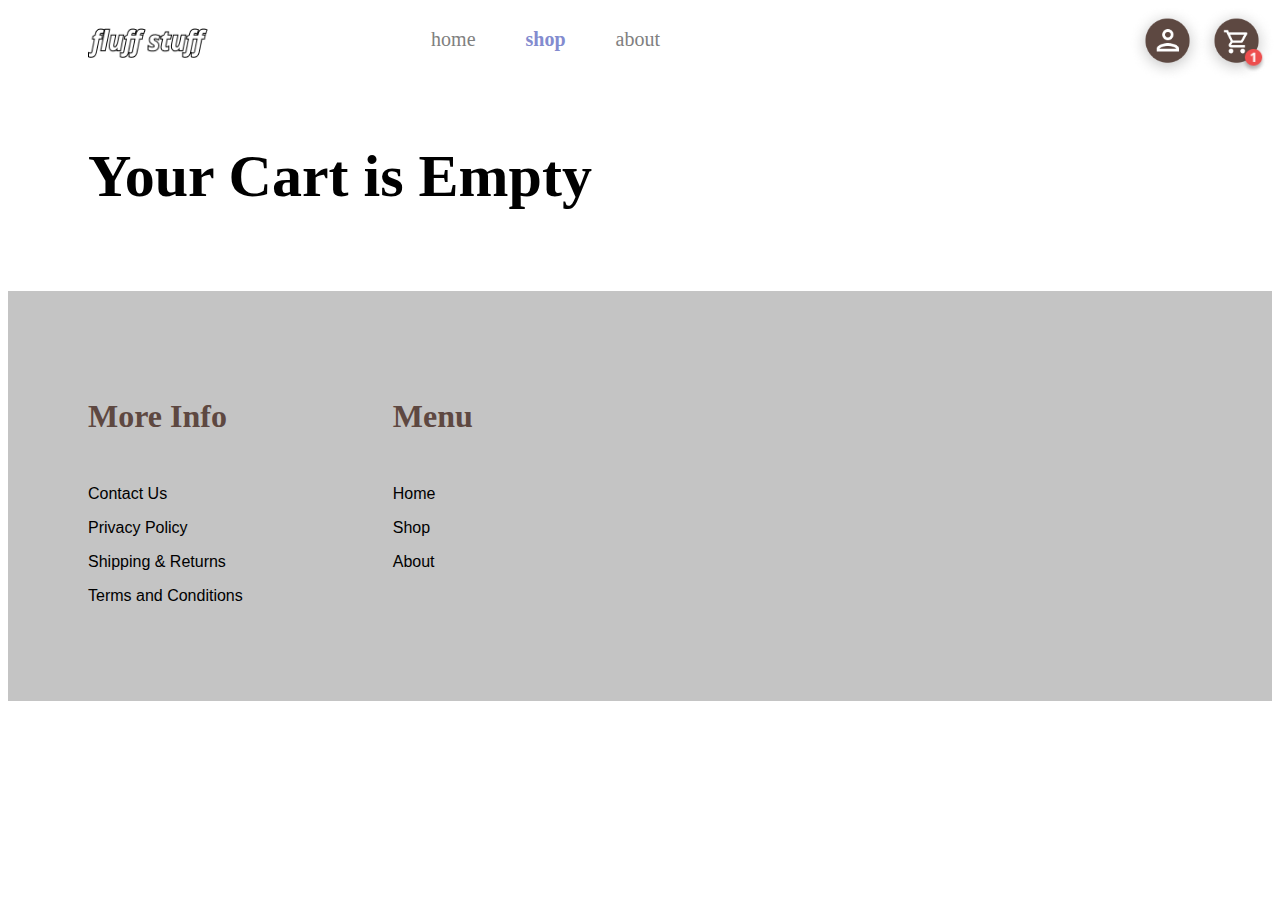
<file: cart.html>
<!DOCTYPE html>
<!--
To change this license header, choose License Headers in Project Properties.
To change this template file, choose Tools | Templates
and open the template in the editor.
-->
<html>
    <head>
        <title>Your Cart</title>
        <meta charset="UTF-8">
        <meta name="viewport" content="width=device-width, initial-scale=1.0">
        <link rel="stylesheet" href="styles.css"/>
        <script src="cart.js"></script>
    </head>
    <body onload="newCartItem() ; displayCartNumber()">
        <div class="hero-container">
               <div id="hero-left-2">
                <div class="navbar">
                    <nav>
                        <a href="./index.html" class="nav-item">home</a>
                        <a href="./product_browse_page.html" class="highlighted-text">shop</a>
                        <a href="#" id="about">about</a>
                    </nav>
                    <img class="logo" src="assets/fluff stuff.png" alt="alt"/>
                </div>
               </div>
             <div class='hero-right'>
                   <div class="top-right">

                        <img class='icon-nav-left' src="assets/profile-icon.png" alt="">    
                        <img id='shopping-cart' class='icon-nav-left' src="assets/shoppingcart.png" alt="">
                        <img id='shopping-cart-number' src='assets/1.png' alt=''>
                </div>
             </div>
         </div>
        
        <div id='hero-container-cart-main'>
            <h1 id="empty-cart-text">Your Cart Is Empty</h1>
        </div>
        
      <!--  <div class='hero-container-cart'>
            <h1>Your Cart</h1>
                    <div class='product-details-cart'>
                        <img class='cart-thumbnail' src='assets/bombay.jpg' alt=''/>
                        <div class='item-cart'>
                            <div class='cart-first-line'>
                                <p class='playfair-20px'><strong>Bombay Pillow</strong></p>
                                <img class='cancel-item-cart' src='assets/cancel.png' alt=''/>
                            </div>
                            <div class='cart-second-line'>
                               <div class="product-rating-price">
                                   <p class="dropdowns"><strong>Color:</strong> School Special</p>
                                <img class="dropdown-sizing-cart" src="assets/color-no-arrow.png" alt='alt'/>
                               </div>
                               <div class='product-rating-price'>
                                   <p class="dropdowns-materials-cart"><strong>Material:</strong> Duck Down</p>
                                <img class="dropdown-sizing-cart" src="assets/material-no-arrow.png" alt='alt'/>
                               </div>
                            </div>
         
                            <div class='cart-third-line'>
                                <div class='cart-quantity'>
                                    <p class='playfair-16px'><strong>Quantity:</strong></p>
                                    <div class='adjust'>
                                        <div class='remove' onclick="removeQuantity()"><p><strong>-</strong></p></div>
                                        <p id="counter">1</p>
                                        <div class='add' onclick="addQuantity()"><p><strong>+</strong></p></div>  
                                    </div>
                                </div>
                                <div class='cart-price'><p class='cart-price-text'>Price:   $50.00</p></div>
                            </div>
                        </div>
                    </div>
            <div id='button-move-to-cart'>
             <button class='checkout-button'>Move to Checkout</button>   
            </div>
             </div> -->
      
         <div class="footer">
                <div class="menu-container">
                    <div class="menu">
                        <h2 class="h2-footer">More Info</h2>
                        <div class="menu-items">
                            <p>Contact Us</p>
                            <p>Privacy Policy</p>
                            <p>Shipping & Returns</p>
                            <p>Terms and Conditions</p>
                        </div>
                    </div>
                    <div class="menu">
                        <h2 class="h2-footer">Menu</h2>
                        <div class="menu-items">
                            <p>Home</p>
                            <p>Shop</p>
                            <p>About</p>
                        </div>
                    </div>
                </div>
                
            </div>
        
        
        <!-- <template>
         <div class='product-details-cart'>
                        <img class='cart-thumbnail' src='assets/bombay.jpg' alt=''/>
                        <div class='item-cart'>
                            <div class='cart-first-line'>
                                <p class='playfair-20px'><strong>Bombay Pillow</strong></p>
                                <img class='cancel-item-cart' src='assets/cancel.png' alt=''/>
                            </div>
                            <div class='cart-second-line'>
                               <div class="product-rating-price">
                                   <p class="dropdowns"><strong>Color:</strong> School Special</p>
                                <img class="dropdown-sizing-cart" src="assets/color-no-arrow.png" alt='alt'/>
                               </div>
                               <div class='product-rating-price'>
                                   <p class="dropdowns-materials-cart"><strong>Material:</strong> Duck Down</p>
                                <img class="dropdown-sizing-cart" src="assets/material-no-arrow.png" alt='alt'/>
                               </div>
                            </div>
         
                            <div class='cart-third-line'>
                                <div class='cart-quantity'>
                                    <p class='playfair-16px'><strong>Quantity:</strong></p>
                                    <div class='adjust'>
                                        <div class='remove' onclick="removeQuantity()"><p><strong>-</strong></p></div>
                                        <p id="counter">1</p>
                                        <div class='add' onclick="addQuantity()"><p><strong>+</strong></p></div>  
                                    </div>
                                </div>
                                <div class='cart-price'><p class='cart-price-text'>Price:   $50.00</p></div>
                            </div>
                        </div>
                    </div>
        </template> -->
    </body>
</html>
</file>
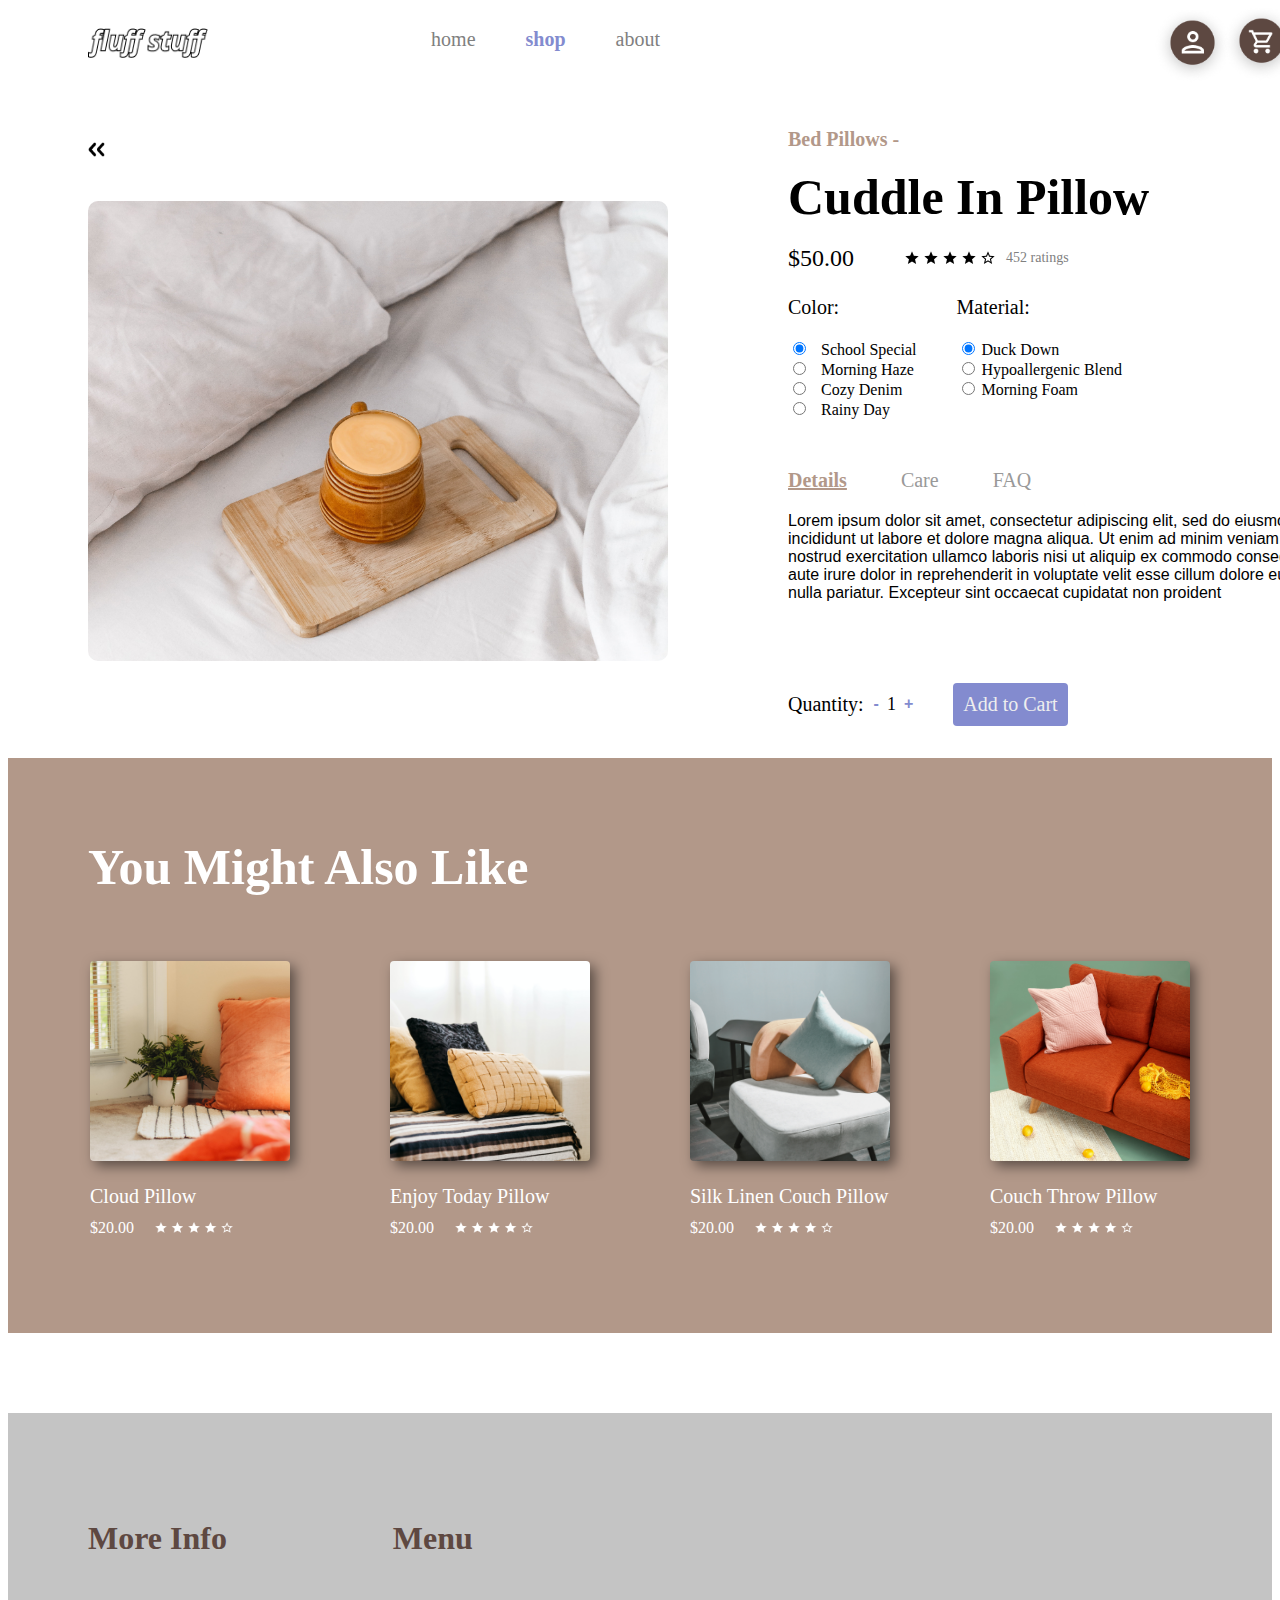
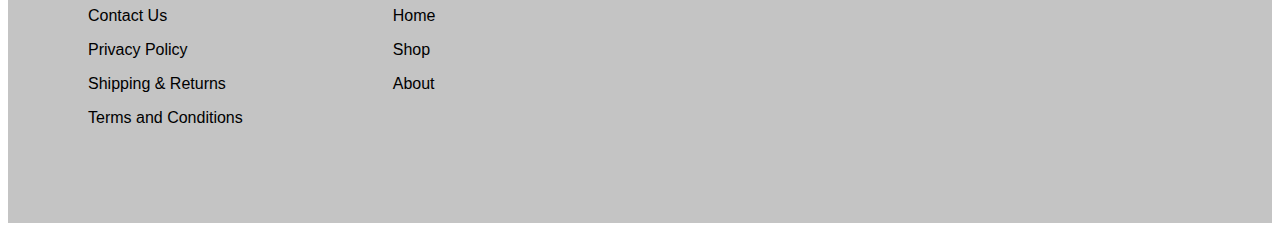
<file: product_page2.html>
<!DOCTYPE html>
<html>
    <head>
        <title>Cuddle In Pillow Product Page</title>
        <meta charset="UTF-8">
        <meta name="viewport" content="width=device-width, initial-scale=1.0">
        <link rel="stylesheet" href="styles.css"/>
        <script src="js.js"></script>
    </head>
    <body>
        
        
        

            <div class="hero-container">
               <div class="hero-left">
                <div class="navbar">
                    <nav>
                        <a href="./index.html" class="nav-item">home</a>
                        <a href="./product_browse_page.html" class="highlighted-text">shop</a>
                        <a href="#" id="about">about</a>
                    </nav>
                    <a href="./product_browse_page.html"><img class="logo" src="assets/fluff stuff.png" alt="alt"/></a>
                </div>
                <div id="back-button-product-image">
                    <a href="./product_browse_page.html"><img id="back-button" src="assets/Back Button.png" alt="alt"/></a>
                    <img id='product-image' src="assets/cuddle in.jpg" alt="alt"/>
                </div>
               </div>
           <div class='hero-right'>
                <div class="top-right">

                        <img class='icon-nav-left' src="assets/profile-icon.png" alt=""/>    
                        <a href="./cart.html"><img onclick="openCart()" id='shopping-cart' class='icon-nav-left' src="assets/shoppingcart.png" alt=""/></a>
                        <img id='shopping-cart-number' src='assets/1.png' alt=''>

                </div>
               
                <div id="product-details-container">
                     
                    <div id="product-details-right">
                        <h2 id="pillow-category">Bed Pillows - </h2>
                        <h1 class="heading-no-margin" id="productName">Cuddle In Pillow</h1>
                        <div class="product-rating-price">
                            <p class="open-sans-24px">$50.00</p>
                            <img id="star-rating" src="assets/star-rating.png" alt="alt"/>
                            <p class="open-sans-14px">452 ratings</p>
                        </div>
                        <div class="color-material">
                            <div class="color-selector">
                                <form name="form1">
                                    <p class="dropdowns">Color:</p> <!--interactive-->
                                    
                                    <input type="radio" id="SchoolSpecial" name="color" value="0" checked onclick='displayPicture(this)'>
                                        <label for="SchoolSpecial">School Special</label><br>
                                    
                                    <input type="radio" id="MorningHaze" name="color" value="1" onclick='displayPicture(this)'>
                                        <label for="MorningHaze">Morning Haze</label><br>
                                    
                                    <input type="radio" id="CozyDenim" name="color" value="2" onclick='displayPicture(this)'>
                                        <label for="CozyDenim">Cozy Denim</label><br>
                                    
                                    <input type="radio" id="RainyDay" name="color" value="3" onclick='displayPicture(this)'>
                                        <label for="RainyDay">Rainy Day</label><br>
                                </form>
                            </div>
                            
                            <div class="color-selector">
                                 <form name='form2'>
                                    <p class='dropdowns'>Material:</p>
                                    
                                    <input type="radio" id="DuckDown" name="material" value="5" checked>
                                        <label for="DuckDown" id="label5">Duck Down</label><br>
                                        
                                    <input type="radio" id="Hypoallergenic" name="material" value="6">
                                        <label for="Hypoallergenic">Hypoallergenic Blend</label><br>  
                                        
                                    <input type="radio" id="MorningFoam" name="material" value="7">
                                        <label for="MorningFoam">Morning Foam</label><br>
                                  </form>
                            </div>
                            <!-- <p class="dropdowns">Color:</p>
                            <img class="dropdown-sizing" src="assets/color-dropdown.png" alt='alt'/>
                            <p class="dropdowns-materials">Material:</p>
                            <img class="dropdown-sizing" src="assets/material-dropdown.png" alt='alt'/> -->

                        </div>

                        <div id="detail-container">
                            <div id="toggle-detail-menu">
                                <span id="selected-detail"><strong>Details</strong></span>
                                <span class="detail-section">Care</span>
                                <span class="detail-section">FAQ</span>
                            </div>

                            <div id="details-paragraph">
                                <p> Lorem ipsum dolor sit amet, consectetur adipiscing elit, sed do 
                                    eiusmod tempor incididunt ut labore et dolore magna aliqua. 
                                    Ut enim ad minim veniam, quis nostrud exercitation ullamco laboris nisi
                                    ut aliquip ex commodo consequat. Duis aute irure dolor in reprehenderit 
                                    in voluptate velit esse cillum dolore eu fugiat nulla pariatur.
                                    Excepteur sint occaecat cupidatat non proident
                                </p>
                            </div>

                            <div id="button-container">
                                 <div class='cart-quantity'> <!--interactive-->
                                    <p class='playfair-16px'>Quantity:</p>
                                    <div class='adjust'>
                                        <div class='remove' onclick="removeQuantity()"><p><strong>-</strong></p></div>
                                        <p id
                                           ='counter'>1</p>
                                        <div class='add' onclick="addQuantity()"><p><strong>+</strong></p></div>  
                                    </div>
                                </div>
                                <button onclick="displayCartNumber(); runIt(); newCartItem()">Add to Cart</button>
                            </div>
                        </div>
                    </div>
                    
                </div>
                </div>
            </div>
           
        <div id="you-might-also-like">
                <h1 class="YMAL">You Might Also Like</h1>
                <div class="row-container">
                    <div class="item-row">
                        <div class="item-card-2">
                            <img class="thumbnail-image" src="assets/cloud pillow.jpg" alt="alt" />
                            <p class="Playfair-16px-white">Cloud Pillow</p>
                            <div class="price-stars">
                                <p class="open-sans-20px-white">$20.00</p>
                                <img class="star-rating-white" src="assets/star-rating-white.png" alt="alt"/>
                            </div>
                        </div>

                        <div class="item-card">
                            <img  class="thumbnail-image" src="assets/enjoy today.jpg" alt="alt" />
                            <p class="Playfair-16px-white">Enjoy Today Pillow</p>
                            <div class="price-stars">
                                <p class="open-sans-20px-white">$20.00</p>
                                <img class="star-rating-white" src="assets/star-rating-white.png" alt="alt"/>
                            </div>
                        </div>

                        <div class="item-card">
                            <img  class="thumbnail-image" src="assets/silk linen.jpg" alt="alt" />
                            <p class="Playfair-16px-white">Silk Linen Couch Pillow</p>
                            <div class="price-stars">
                                <p class="open-sans-20px-white">$20.00</p>
                                <img  class="star-rating-white" src="assets/star-rating-white.png" alt="alt"/>
                            </div>
                        </div>

                        <div class="item-card-3">
                            <img  class="thumbnail-image" src="assets/couch throw.jpg" alt="alt" />
                            <p class="Playfair-16px-white">Couch Throw Pillow</p>
                            <div class="price-stars">
                                <p class="open-sans-20px-white">$20.00</p>
                                <img  class="star-rating-white" src="assets/star-rating-white.png" alt="alt"/>
                            </div>
                        </div>
                    </div>
                </div>    
            </div>
        
            <div class="footer">
                <div class="menu-container">
                    <div class="menu">
                        <h2 class="h2-footer">More Info</h2>
                        <div class="menu-items">
                            <p>Contact Us</p>
                            <p>Privacy Policy</p>
                            <p>Shipping & Returns</p>
                            <p>Terms and Conditions</p>
                        </div>
                    </div>
                    <div class="menu">
                        <h2 class="h2-footer">Menu</h2>
                        <div class="menu-items">
                            <p>Home</p>
                            <p>Shop</p>
                            <p>About</p>
                        </div>
                    </div>
                </div>
                
            </div>
                
    <!--    <div id='overlay'>
            <div class='hero-left'></div>
            <div class='hero-right'>
                <div class='cart-container'>
                    <h1>Cart</h1>
                    <div class='product-details-cart'>
                        <img class='cart-thumbnail' src='assets/bombay.jpg' alt=''/>
                        <div class='item-cart'>
                            <div class='cart-first-line'>
                                <p class='playfair-16px'><strong>Bombay Pillow</strong></p>
                                <img class='cancel-item-cart' src='assets/cancel.png' alt=''/>
                            </div>
                            <div class='cart-second-line'>
                               <div class="product-rating-price">
                                <p class="dropdowns">Color:</p>
                                <img class="dropdown-sizing-cart" src="assets/color-no-arrow.png" alt='alt'/>
                                <p class="dropdowns-materials-cart">Material:</p>
                                <img class="dropdown-sizing-cart" src="assets/material-no-arrow.png" alt='alt'/>
                            </div>
                            </div>
                            <div class='cart-third-line'>
                                <div class='cart-quantity'>
                                    <p class='playfair-16px'>Quantity:</p>
                                    <div class='adjust'>
                                        <div class='remove' onclick="removeQuantity()"><p><strong>-</strong></p></div>
                                        <p id="counter">1</p>
                                        <div class='add' onclick="addQuantity()"><p><strong>+</strong></p></div>  
                                    </div>
                                </div>
                                <div id='cart-price'><p id='cart-price-text'>$50.00</p></div>
                            </div>
                        </div>
            </div>
            </div>
                
            </div>
        </div> -->
    </body>
</html>
</file>
<file: styles.css>
/*
To change this license header, choose License Headers in Project Properties.
To change this template file, choose Tools | Templates
and open the template in the editor.
*/
/* 
    Created on : Sep 28, 2021, 6:51:25 PM
    Author     : anton
*/



/*global elements*/

body {
    
}
nav {
    display: flex;
    justify-content: flex-end;
    position: absolute;
    width: 572px;
}

.top-right {
    position: absolute;
    display: inline-flex;
    left: 70%;
    align-items: center;
}

#top-right-home {
    position: absolute;
    display: inline-flex;
    left: 70%;
    top: 50px;
}


.icon-nav-left {
    height: 75px;
    width: 79px;
    position: relative;
}

#shopping-cart {
    margin-left: -10px;
    position: relative;
    z-index: 3;
    cursor: pointer;
}

#shopping-cart-number {
    margin-left: -10px;
    position: relative;
    z-index: 3;
    cursor: pointer;
    width: 25px;
    height: 25px;
    right: 25px;
    top: 15px;
    display: none;
}
.logo {
    height: 30.4px;
    width: 120px;
}

.navbar {
    display: inline-flex;
    margin-top: 20px;
}

#about {
    margin-right: 0px;
    font-family: "Playfair Display";
    font-size: 20px;
    color: #808080;
    text-decoration: none;
}

label {
    font-family: "Open Sans";
    font-size: 16px;
}
button {
    padding: 10px;
    background-color: #838BCF;
    font-family: "Playfair Display";
    color: #EEEEEE;
    font-size: 20px;
    border-style: none;
    border-radius: 4px;
    margin-right: 20px;
    margin-left: 40px;
    cursor: pointer;
}

.homeButton {
     padding: 10px;
    background-color: #838BCF;
    font-family: "Playfair Display";
    color: #EEEEEE;
    font-size: 20px;
    border-style: none;
    border-radius: 4px;
    margin-right: 10px;
    margin-left: 10px;
    cursor: pointer;
}

h1{
    font-family: "Playfair Display";
    font-size: 60px;
}

h2 {
    font-family: "Playfair Display";
    font-size: 20px;
    color: #B29889;
}

p {
    font-family: "Open Sans", sans-serif;
    font-size: 16px;
}

.hero-container {
    display: inline-flex;
    padding-left: 80px;
    padding-right:80px;
    width: 100%;
}

.hero-left {
    margin-right: 100px;
    width: 500px;
    height: 750px;
}

.nav-item {
    margin-right: 50px;
    font-family: "Playfair Display";
    font-size: 20px;
    color: #808080;
    text-decoration: none;
}

.open-sans-24px {
    font-family: "Open Sans";
    font-size: 24px;
}

.open-sans-20px-white {
    font-family: "Open Sans";
    font-size: 16px;
    color: white;
}

.open-sans-16px {
    font-family: "Open Sans";
    font-size: 16px;
}

.open-sans-14px {
    font-family: "Open Sans";
    font-size: 14px;
    color: #808080;
    margin-left: 10px;
}

.playfair-16px {
    font-family: "Playfair Display";
    font-size: 20px;
}

.Playfair-16px-white {
    font-family: "Playfair Display";
    font-size: 20px;
    color: white;
}

.playfair-20px {
    font-size: 24px;
    font-family: "Playfair Display";
}


.heading-no-margin {
    font-family: "Playfair Display";
    font-size: 50px;
    margin-bottom: 15px;
    margin-top: 0px;
}

.footer {
    padding: 80px;
    background-color: #C4C4C4;
    display: flex;
    justify-content: flex-start;
    margin-top: 80px;
}

.footer2 {
    padding: 80px;
    background-color: #C4C4C4;
    display: flex;
    justify-content: flex-start;
}

.menu-items {
    margin-right: 150px;
}

.menu-container {
    display: inline-flex;
}

.h2-footer {
    color: #5E4841;
    font-size: 32px;
    margin-bottom: 50px;
}

.hero-right {
   position: relative;
   width: 900px;
}

/*Home Page*/

#handmade {
    color: #B29889;
}

#for-your-home {
    margin-top: -50px;
    margin-bottom: 30px;
}

#brown-line {
    background-color: #5E4841;
    height: 10px;
    width: 100px;
    margin-bottom: 40px;
}

#home-pillow-navigation {
    display: flex;
    justify-content: center;
    margin-top: 70px;
}

#home-pillows-container {
    display: inline-flex;
}

.bed-pillow-button {
    padding: 10px;
    background-color: #838BCF;
    font-family: "Playfair Display";
    color: #EEEEEE;
    font-size: 20px;
    border-style: none;
    border-radius: 4px;
    margin-right: 10px;
    text-decoration: none;
    text-align: center;
}

#flouf-pillow {
    padding: 10px;
    background-color: #838BCF;
    font-family: "Playfair Display";
    color: #EEEEEE;
    font-size: 20px;
    border-style: none;
    border-radius: 4px;
    margin-right: 0px;
    margin-left: 10px;
}


#hero-text-container {
    text-align: left; 
    position: relative;
    margin-top: 150px;
}


#home-decription {
    max-width: 572px;
}

/*.pillow-link-home {
    font-family: "Playfair Display";
    font-size: 20px;
    color: #838BCF;
    max-width: 87px;
    text-align: center;
    text-decoration: none;   
}
*/

/*.pillow-divider {
    background-color: #8D8D8D;
    height: 40px;
    width: 3px;
    margin-right: 16px;
    margin-left: 16px;
}
*/


#hero-left-2 {
    margin-right: 100px;
    width: 500px;
}


#hero-image-right {
    background-image: url('assets/homehero.jpg');
    background-position: bottom;
    background-size: cover;
    height: 800px;
    width: 900px;
    margin-right: -110px;
    margin-top: -50px;
    position: relative;
}


/*Product Page*/

.product-rating-price {
    display: flex;
    align-items: center;
    margin-top: -20px;
    margin-bottom: -20px;
}


.detail-section {
    margin-right: 50px;
    font-family: "Playfair Display";
    font-size: 20px;
    color: #999999;
    text-decoration: none;
}

#selected-detail {
    margin-right: 50px;
    font-family: "Playfair Display";
    font-size: 20px;
    color: #B29889;
    text-decoration: underline;
    font-weight: 600;
}

#detail-container {
    margin-top:50px;
}


#star-rating {
    width: 92px;
    height: 16px;
    margin-left: 50px;
}


.dropdown-sizing {
    width: 30px;
    height: 17.5px;
    margin-left: 5px;
}

.dropdowns-materials {
    font-family: "Playfair Display";
    font-size: 20px;
    margin-left: 50px;
}

.dropdowns {
    font-family: "Playfair Display";
    font-size: 20px;
}

#product-image {
    height: 460px;
    width: 580px;
    border-radius: 10px;
    object-fit: cover;
    margin-right: 100px;
    margin-top: 40px;
}

#product-details-container {
    margin-top: 120px;
    margin-left: 100px;
}

#details-paragraph {
    margin-top: 20px;
}

.container-for-container {
    display: flex;
    justify-content: center;
}

#button-container {
    display: inline-flex;
    align-items: center;
    margin-top: 55px;
}

#quantity-image {
    height: 22px;
    width: 31px;
    margin-left: 10px;
    margin-right: 80px;
}

.item-card {
   
    margin-left: 50px;
    margin-right: 50px;
}

.item-card-2 {
    margin-right: 50px;
    margin-left: 0px;
}

.item-card-3 {
    margin-left: 50px;
    margin-right: 0px;
}

.thumbnail-image {
    object-fit: cover;
    filter: drop-shadow(0.35rem 0.35rem 0.4rem rgba(0, 0, 0, 0.5));
    width: 200px;
    height: 200px;
    border-radius: 4px;
}

.price-stars {
    display: flex;
    align-items: center;
    margin-top: -25px;
}

.star-rating-white {
    height: 13.91px;
    width: 80px;
    margin-left: 20px;
}

.item-row {
    display: inline-flex;
    margin-top: 50px;
}

.row-container {
    display: flex;
    justify-content: center;
}

#you-might-also-like {
    padding: 80px;
    background-color: #B29889;
}


.YMAL {
    font-family: "Playfair Display";
    font-size: 50px;
    margin-bottom: 15px;
    margin-top: 0px;
    color: white;
}

/*Catalog*/

.hero-container-catalog {
    justify-content: center;
    display: flex;
    margin-top: 0px;
}

.catalog {
    display: flex;
    justify-content: center;
    margin-bottom: 20px;
}

#sort-by-catalog {
    display: flex;
    justify-content: flex-end;
    margin-right: 200px;
    margin-top: -20px;
}

#sort-by-box {
    display: inline-flex;
    align-items: center;
}

#dropdown-sort-by {
    width: 80px;
    height: 27.665px;
    margin-left: 10px;
}

#back-button {
    width: 17px;
    height: 15px;
}

#back-button-product-image {
    margin-top: 80px;
}

.highlighted-text {
    margin-right: 50px;
    font-family: "Playfair Display";
    font-size: 20px;
    color: #838BCF;
    text-decoration: none;
    font-weight: 800;
}

/* Cart Page */

/* #overlay {
  position: fixed;
  width: 100%;
  height: 100%;
  top: 0;
  left: 0;
  right: 0;
  bottom: 0;
  background-color: rgba(255,255,255,.5);
  z-index: 2;
  display: none;
}
*/

.cart-container {
    padding: 30px;
    filter: drop-shadow(0.35rem 0.35rem 0.4rem rgba(0, 0, 0, 0.5));
    border-radius: 8px;
    background-color: white;
    width: 500px;
    height: 600px;
    position: relative;
    left: 30%;
    top: 75px;
}

.product-details-cart {
    display: flex;
    align-items: center;
    background-color: #F1F1F1;
    border-radius: 10px;
    padding: 40px;
    padding-top: 20px;
    padding-bottom: 20px;
    margin-bottom: 40px;
}

.cart-thumbnail {
    width: 300px;
    height:200px;
    border-radius: 4px;
    object-fit: cover;
    margin-right: 100px;
}

.item-cart {
    align-content: flex-start;
}

.cancel-item-cart {
    width: 24px;
    height: 24px;
    position: absolute;
    left: 90%;
    cursor: pointer;
}

.cart-first-line {
    display: flex;
    align-items: center;
    
}

.cart-second-line {
}

.cart-third-line {
    display: inline-flex;
    margin-top: 40px;
}

.cart-quantity {
    display: flex;
    align-items: center;
}

.cart-price {
   position: absolute;
   left: 82%;
   display: flex;
   align-content: flex-end;
}

.cart-price-text {
   font-family: "Playfair Display";
   font-size: 24px;
   font-weight:600;
}

.dropdowns-materials-cart {
    font-family: "Playfair Display";
    font-size: 20px;
}

.dropdown-sizing-cart {
    width: 17.5px;
    height: 17.5px;
    margin-left: 5px;
}

.adjust {
    margin-left: 10px;
    display: flex;
    align-items: center;
}

.remove {
    margin-right: 8px;
    color: #838BCF;
}

.add {
    margin-left: 8px;
    color: #838BCF;
    cursor: pointer;
}

.remove {
    cursor: pointer;
}

#counter {
    font-family: "Playfair Display";
    font-size: 18px;
}

.color-material {
    display: inline-flex;
}

.color-selector {
    display: flex;
    align-content: flex-start;
    margin-right: 40px;
}

.hero-container-cart {
    padding-left: 80px;
    padding-right:80px;
    margin-top: 80px;
}

#hero-container-cart-main {
    padding-left: 80px;
    padding-right:80px;
    margin-top: 80px;
}

.checkout-button {
}

#button-move-to-cart {
    margin-top: 80px;
    display: flex;
    justify-content: flex-end;
}
</file>
